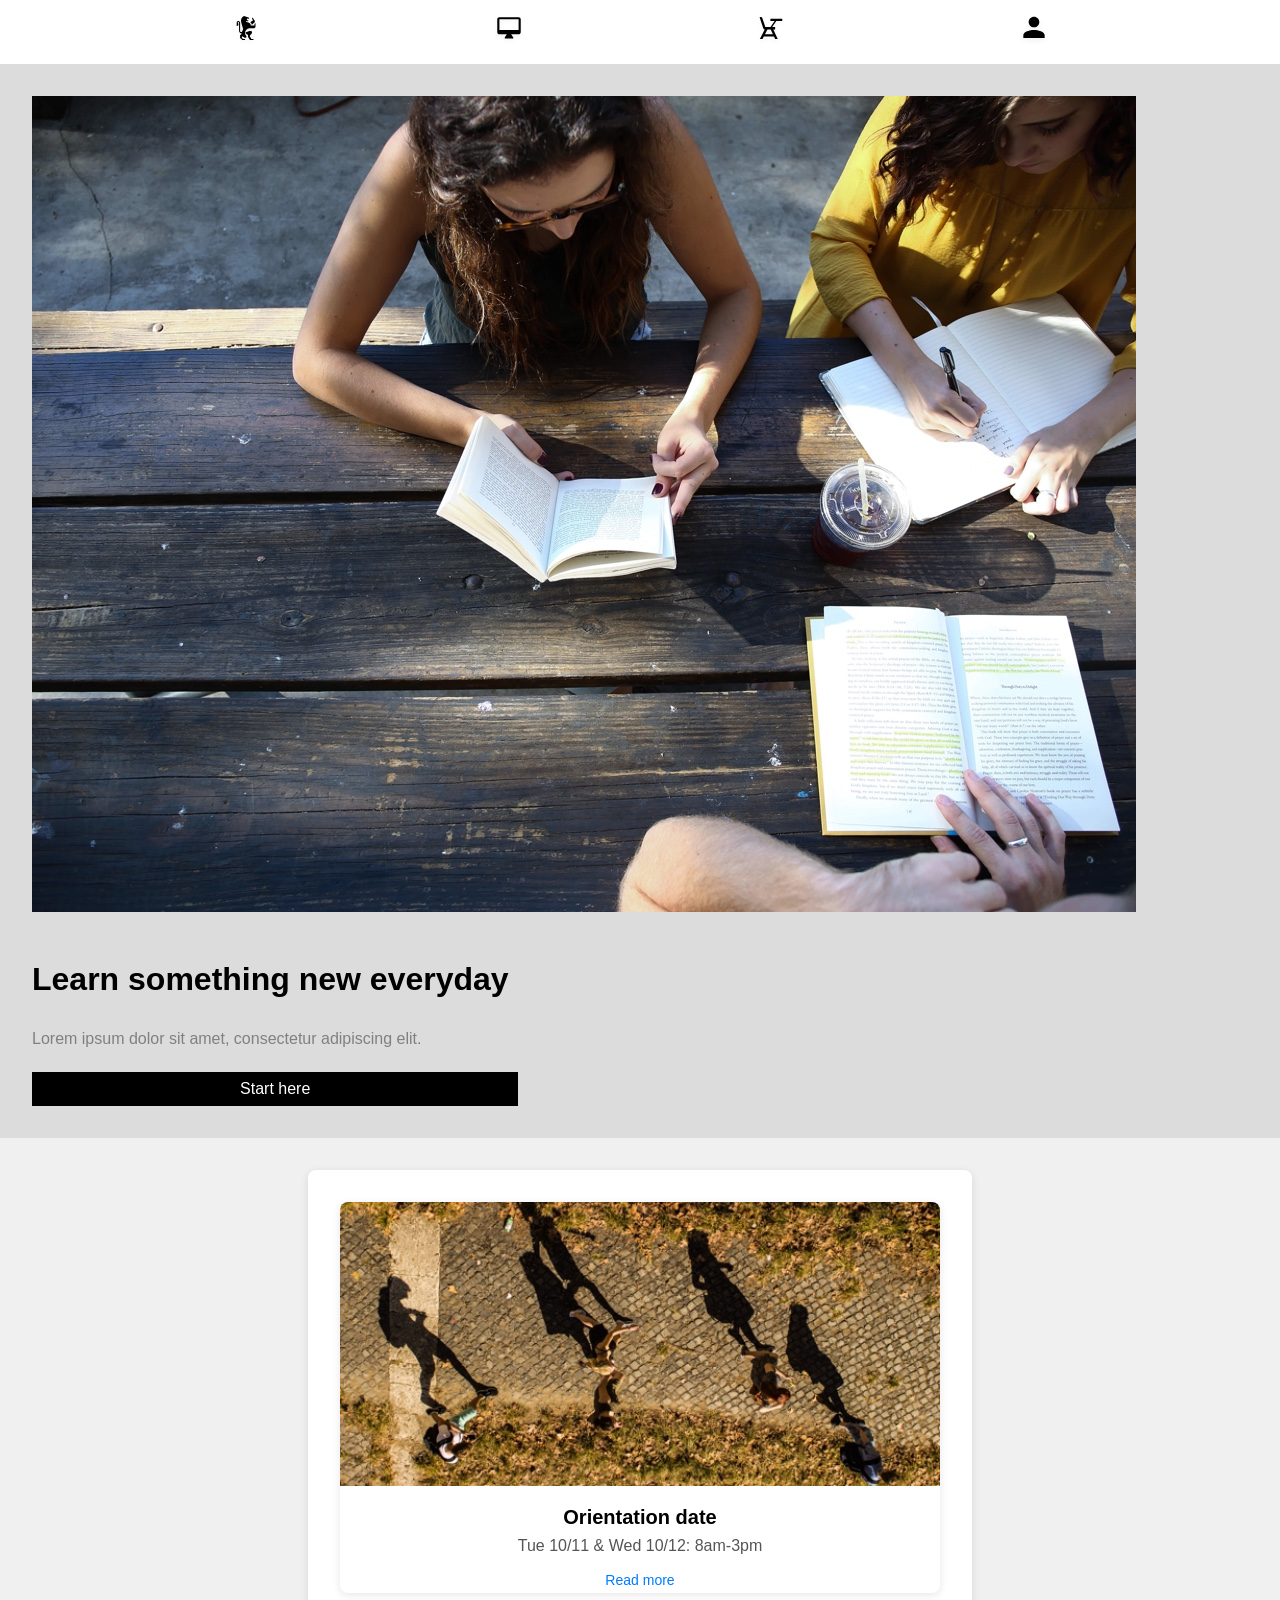
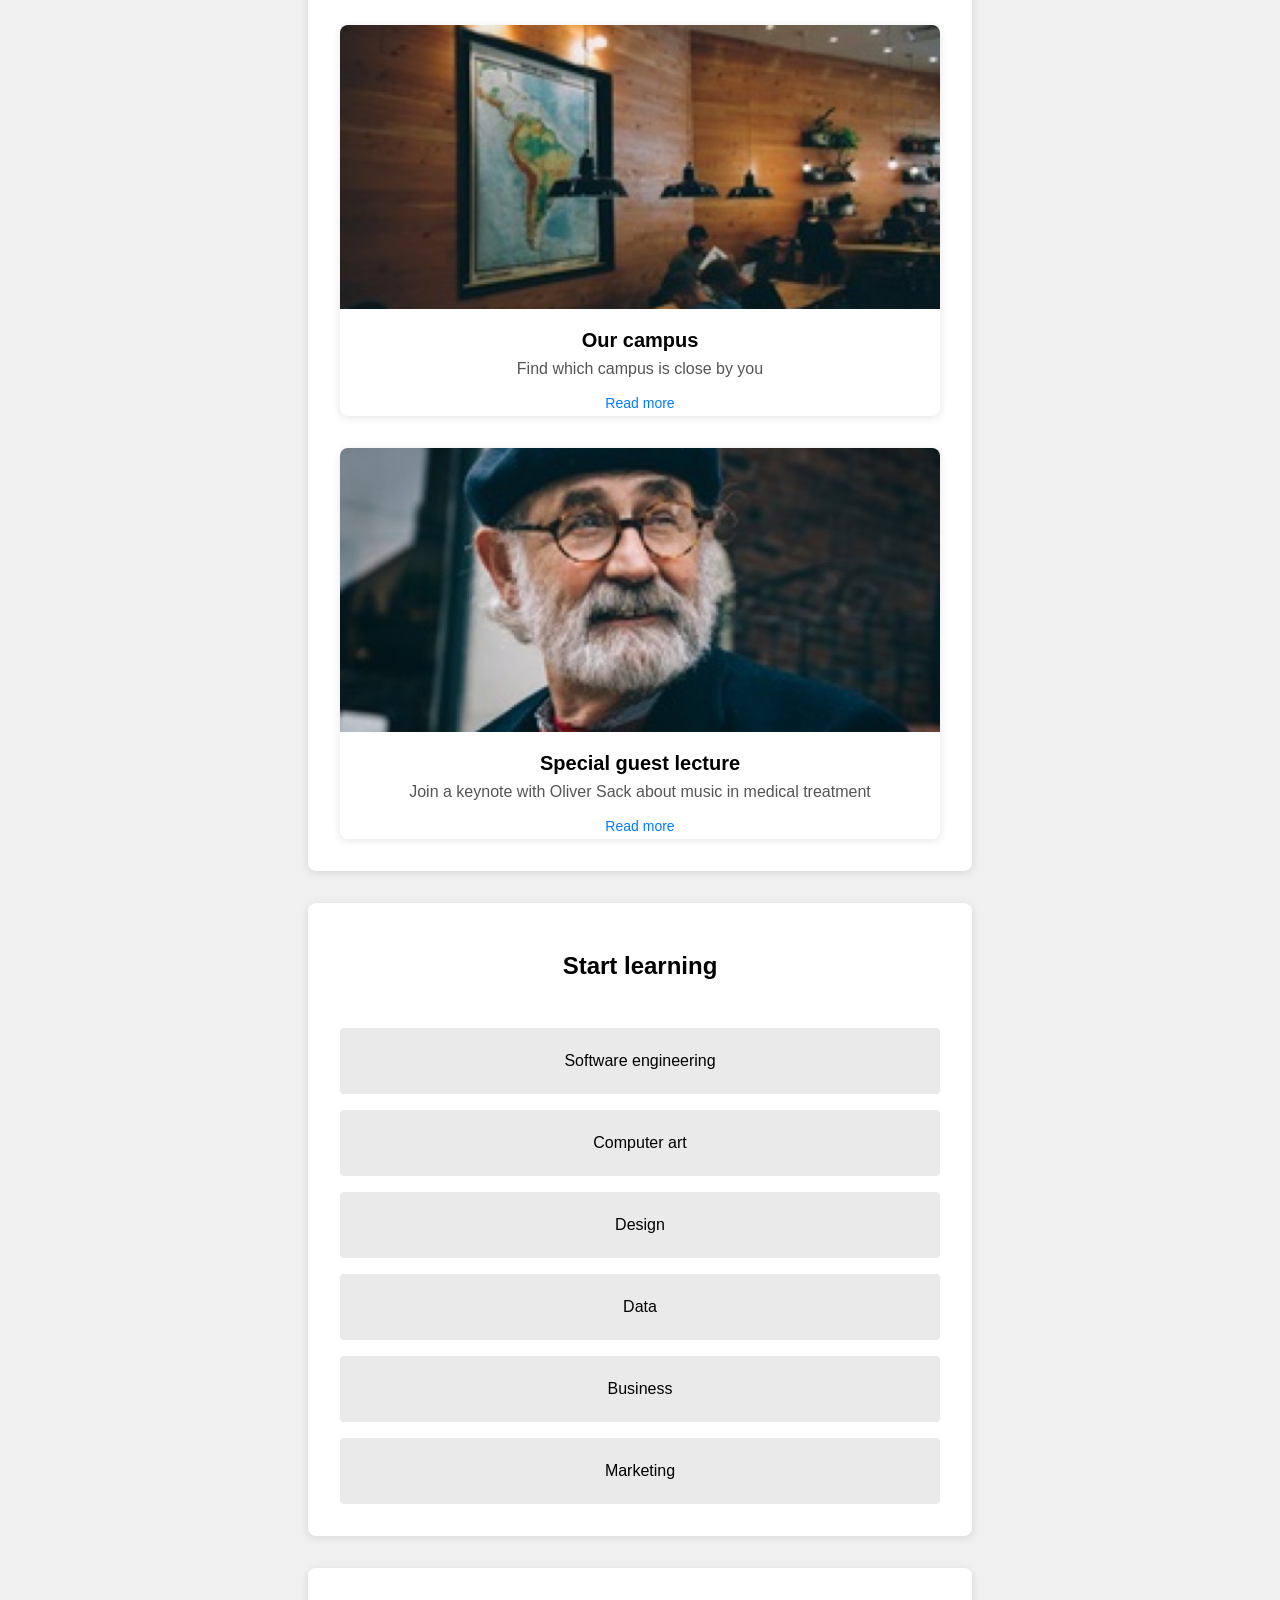
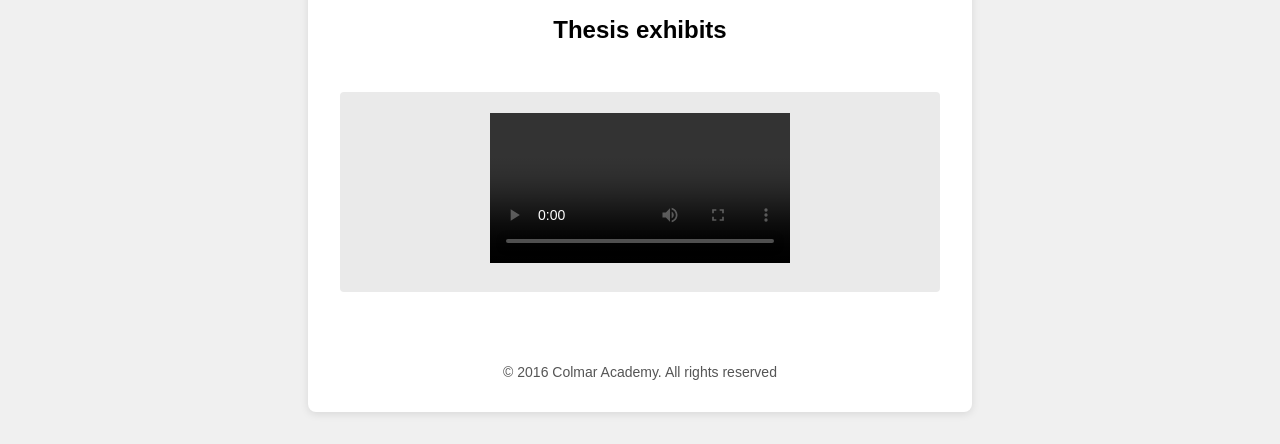
<file: index.html>
<!DOCTYPE html>
<html lang="en">
<head>
    <meta charset="UTF-8">
    <meta name="viewport" content="width=device-width, initial-scale=1.0">
    <link rel="stylesheet" href="phone.css">
    <title>Document</title>
</head>


<div class="icon-bar">
    <div class="icon">
      <img src="ic-logo.svg" alt="">
    </div>
    <div class="icon">
      <img src="ic-online.svg" alt="">
    </div>
    <div class="icon">
      <img src="ic-on-campus.svg" alt="">
    </div>
    <div class="icon">
      <img src="ic-login.svg" alt="">
    </div>
</div>

<main class="main-content">
    <div class="image-section">
        <img src="banner.jpg" alt="Students Reading">
    </div>
    <div class="text-section">
        <h1>Learn something new everyday</h1>
        <p>Lorem ipsum dolor sit amet, consectetur adipiscing elit.</p>
        <button class="cta-button">Start here</button>
    </div>
</main>
<div class="container">
    <!-- Orientation Date Section -->
    <div class="event">
      <img src="information-orientation-mobile.jpg" alt="Orientation" class="event-image">
      <div class="event-details">
        <h2>Orientation date</h2>
        <p>Tue 10/11 & Wed 10/12: 8am-3pm</p>
        <a href="#" class="read-more">Read more</a>
      </div>
    </div>

    <!-- Campus Section -->
    <div class="event">
      <img src="information-campus-mobile.jpg" alt="Campus" class="event-image">
      <div class="event-details">
        <h2>Our campus</h2>
        <p>Find which campus is close by you</p>
        <a href="#" class="read-more">Read more</a>
      </div>
    </div>

    <!-- Guest Lecture Section -->
    <div class="event">
      <img src="information-guest-lecture-mobile.jpg" alt="Guest Lecture" class="event-image">
      <div class="event-details">
        <h2>Special guest lecture</h2>
        <p>Join a keynote with Oliver Sack about music in medical treatment</p>
        <a href="#" class="read-more">Read more</a>
      </div>
    </div>
  </div>

  <div class="container">
    <h1 class="title">Start learning</h1>
    <div class="category-list">
      <div class="category">Software engineering</div>
      <div class="category">Computer art</div>
      <div class="category">Design</div>
      <div class="category">Data</div>
      <div class="category">Business</div>
      <div class="category">Marketing</div>
    </div>
  </div>

  <div class="container">
    <h1 class="title">Thesis exhibits</h1>
    <div class="video-placeholder">
      <div class="play-button"><video controls >
        <source src="._thesis.mp4">
      </video></div>
    </div>
    <footer class="footer">
      © 2016 Colmar Academy. All rights reserved
    </footer>
  </div>
</body>
</html>
</file>
<file: phone.css>
body {
    margin: 0;
    font-family: Arial, sans-serif;
    background-color: #f0f0f0;
  }
  
  /* Icon Bar Styles */
.icon-bar {
    display: flex;
    justify-content: space-evenly;
    align-items: center;
    height: 64px;
    background-color: white;
    box-shadow: 0 2px 4px rgba(0, 0, 0, 0.1);
  }
  
  /* Individual Icon Styles */
  .icon img {
    width: 32px;
    height: 32px;
  }
  .main-content {
    display: flex;
    flex-wrap: wrap;
    padding: 32px;
    gap: 24px;
    background-color: gainsboro;
  }
  
  .image-section img {
    width: 100%;
    height: auto;
    border: none;
  }
  
  .text-section {
    width: 100%;
    max-width: 40%;
    display: flex;
    flex-direction: column;
    justify-content: center;
  }
  
  .text-section h1 {
    font-size: 32px;
    color: black;
    margin-bottom: 16px;
  }
  
  .text-section p {
    font-size: 16px;
    color: gray;
    margin-bottom: 24px;
  }
  
  .cta-button {
    background-color: black;
    color: white;
    border: none;
    padding: 8px 16px;
    font-size: 16px;
    cursor: pointer;
  }
  
  .cta-button:hover {
    background-color: gray;
  }
  
  .container {
    display: flex;
    justify-content: space-between;
    flex-wrap: wrap;
    padding: 32px;
    gap: 32px;
  }
  
  .left, .right {
    flex: 1;
  }
  
  .right-item {
    display: flex;
    align-items: center;
    gap: 16px;
  }
  
  .right-item img {
    width: 35%;
    height: auto;
    border: 2px solid #ddd;
  }
  
  .right-text {
    text-align: left;
  }
  .container {
    width: 90%;
    max-width: 800px;
    margin: 20px auto;
    display: flex;
    flex-direction: column;
    gap: 32px;
  }
  
  .event {
    background-color: #fff;
    border-radius: 8px;
    overflow: hidden;
    box-shadow: 0 2px 8px rgba(0, 0, 0, 0.1);
  }
  
  .event-image {
    width: 100%;
    height: auto;
  }
  
  .event-details {
    padding: 16px;
  }
  
  .event-details h2 {
    font-size: 1.25rem;
    margin: 0 0 8px;
  }
  
  .event-details p {
    font-size: 1rem;
    color: #555;
    margin: 0 0 16px;
  }
  
  .read-more {
    font-size: 0.875rem;
    color: #007BFF;
    text-decoration: none;
  }
  
  .read-more:hover {
    text-decoration: underline;
  }

  .container {
    width: 90%;
    max-width: 400px;
    margin: 32px auto;
    background-color: #fff;
    padding: 32px;
    border-radius: 8px;
    box-shadow: 0 2px 8px rgba(0, 0, 0, 0.1);
  }
  
  .title {
    font-size: 1.5rem;
    font-weight: bold;
    text-align: center;
    margin-bottom: 32px;
  }
  
  .category-list {
    display: flex;
    flex-direction: column;
    gap: 16px;
  }
  
  .category {
    background-color: #eaeaea;
    font-size: 1rem;
    font-weight: normal;
    text-align: center;
    padding: 24px 16px;
    border-radius: 4px;
  }
  
  .container {
    width: 90%;
    max-width: 600px;
    margin: 32px auto;
    background-color: #fff;
    padding: 32px;
    border-radius: 8px;
    box-shadow: 0 2px 8px rgba(0, 0, 0, 0.1);
    text-align: center;
  }
  
  .title {
    font-size: 1.5rem;
    font-weight: bold;
    margin-bottom: 16px;
  }
  
  .video-placeholder {
    background-color: #eaeaea;
    width: 100%;
    height: 200px;
    position: relative;
    margin-bottom: 24px;
    border-radius: 4px;
  }
  
  .play-button {
    position: absolute;
    top: 50%;
    left: 50%;
    transform: translate(-50%, -50%);
    font-size: 2rem;
    color: #555;
    cursor: pointer;
  }
  
  .footer {
    font-size: 0.875rem;
    color: #555;
    margin-top: 16px;
  }
  
  /* Responsive Design */
  @media (max-width: 1024px) {
    .navbar .nav-links {
      flex-direction: column;
      gap: 8px;
    }
  
    .main-content, .container {
      flex-direction: column;
      padding: 16px;
    }
  
    .text-section {
      max-width: 100%;
    }
  }
  
  @media (max-width: 768px) {
    .logo {
      font-size: 20px;
      margin-left: 16px;
    }
  
    .nav-links a {
      font-size: 14px;
    }
  
    .text-section h1 {
      font-size: 24px;
    }
  
    .cta-button {
      font-size: 14px;
    }
  
    .right-item img {
      width: 50%;
    }
  }
  
  @media (max-width: 480px) {
    .header {
      height: auto;
      padding: 16px;
      flex-wrap: wrap;
      text-align: center;
    }
  
    .logo {
      margin-left: 0;
      margin-bottom: 16px;
      font-size: 18px;
    }
  
    .nav-links {
      display: none; /* Hide navigation links */
    }
  
    .main-content, .container {
      padding: 16px;
    }
  
    .right-item img {
      width: 60%;
    }
  
    .text-section h1 {
      font-size: 20px;
    }
  
    .cta-button {
      width: 100%;
      padding: 12px;
      font-size: 16px;
    }
  }
</file>
